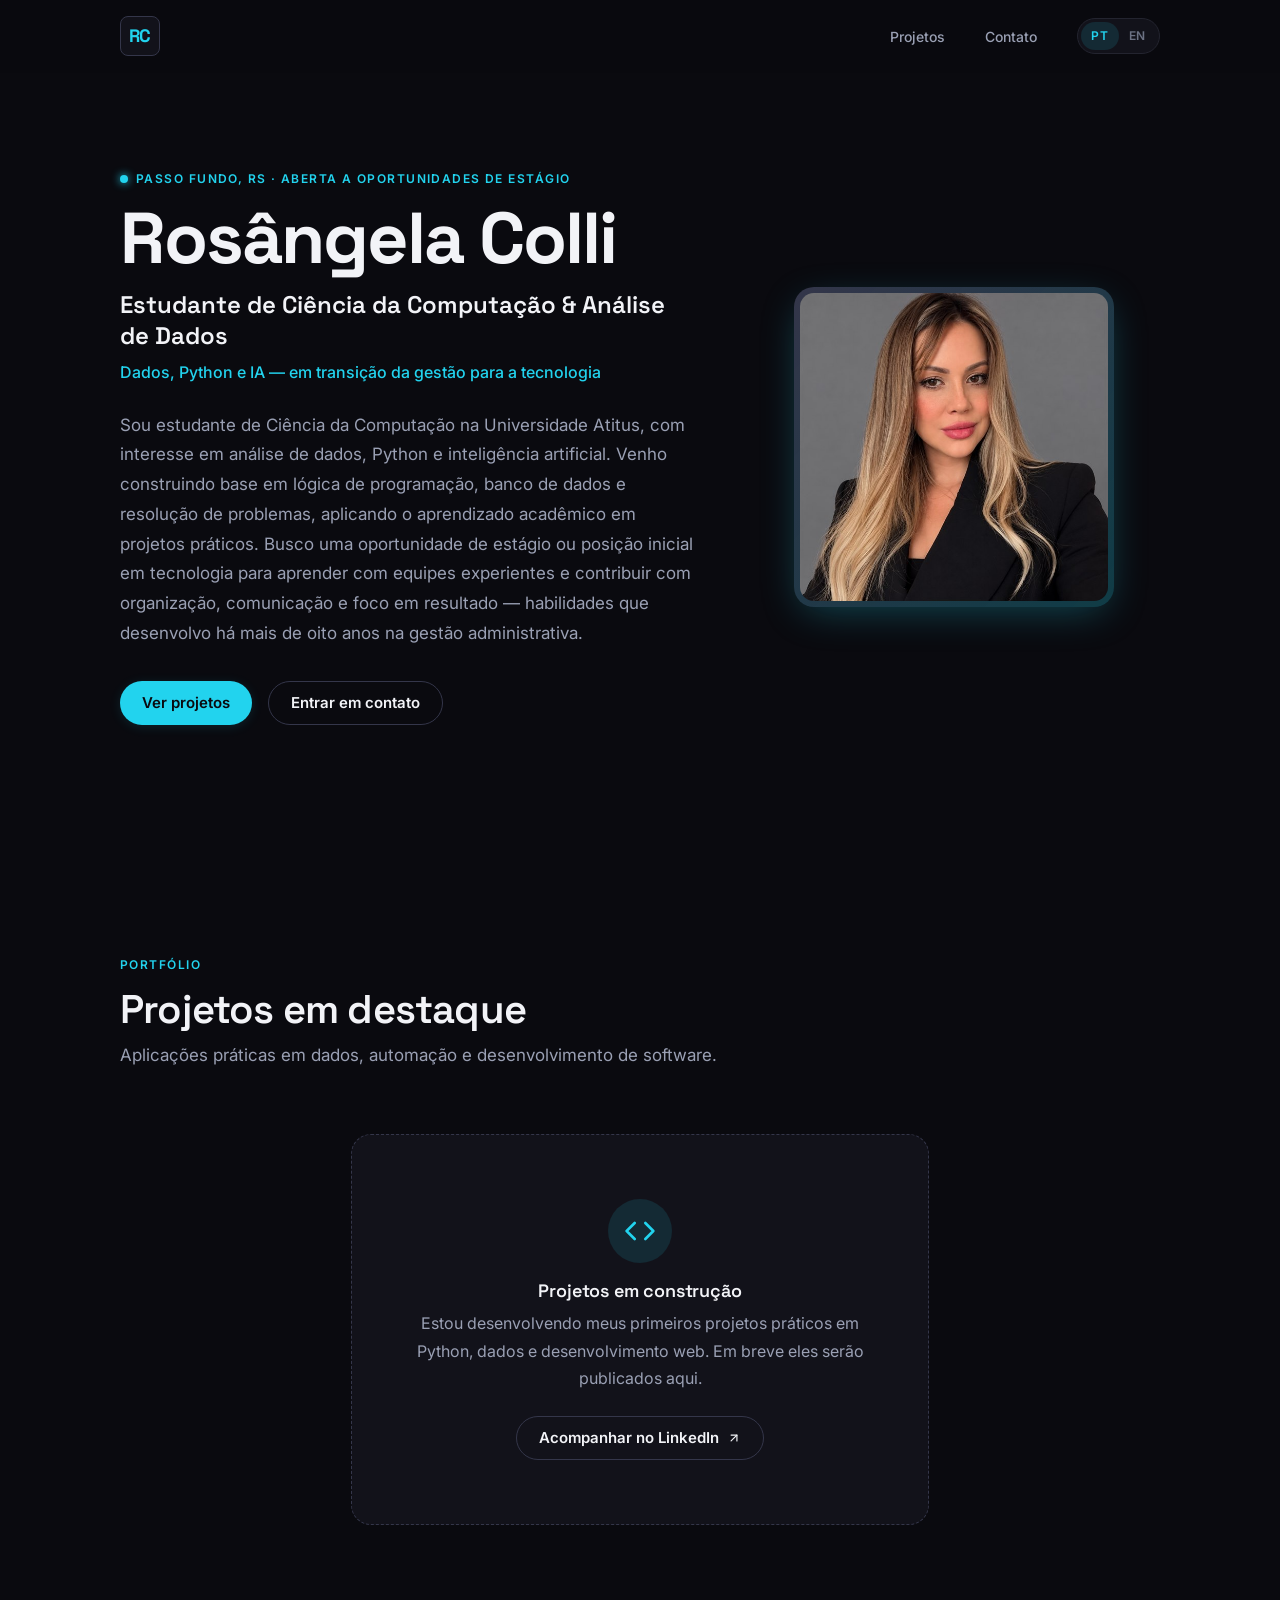
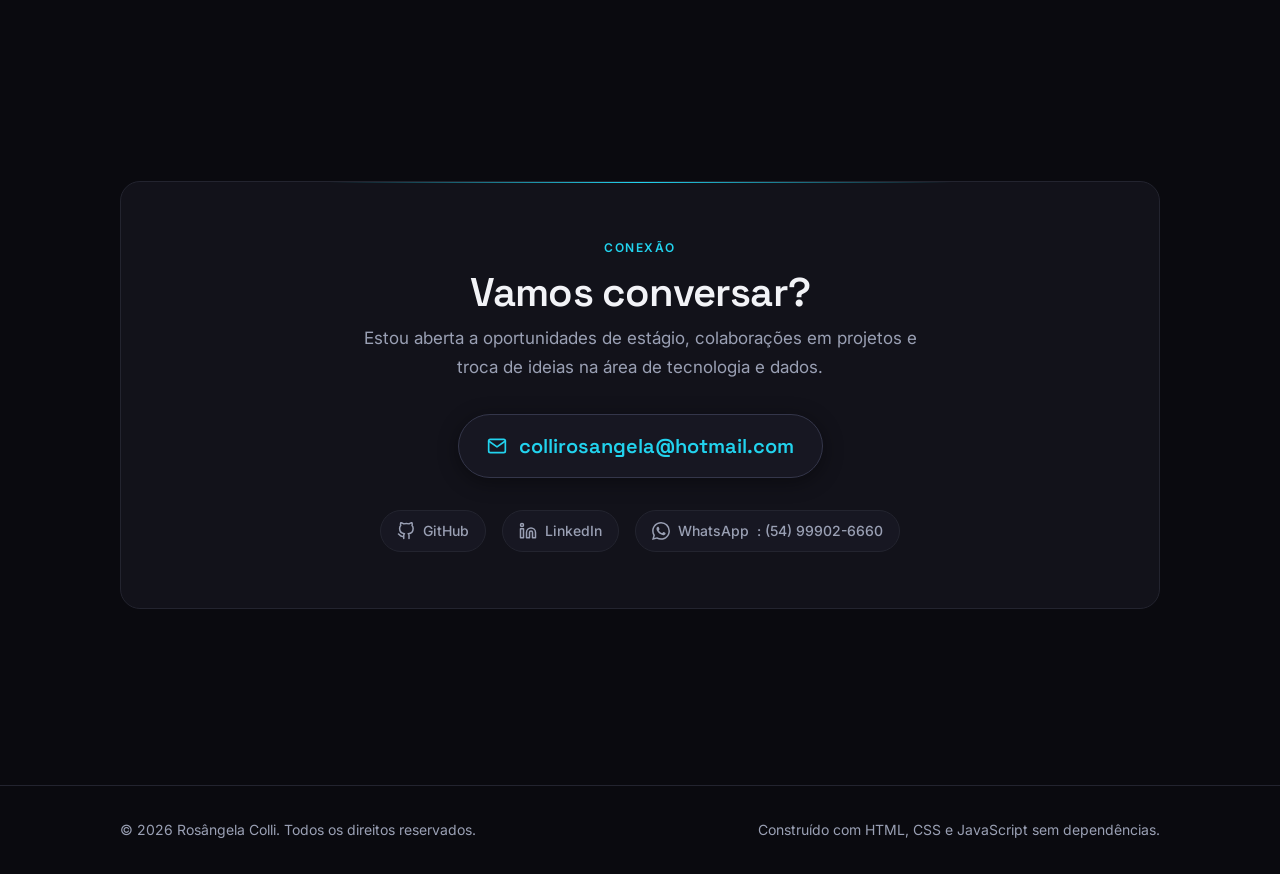
<file: index.html>
<!DOCTYPE html>
<html lang="pt-BR">
<head>
  <meta charset="UTF-8">
  <meta name="viewport" content="width=device-width, initial-scale=1.0">
  <title data-i18n="meta.title">Rosângela Colli — Estudante de Ciência da Computação &amp; Análise de Dados</title>
  <meta name="description" content="Portfólio de Rosângela Colli. Estudante de Ciência da Computação e Análise de Dados. Projetos em Python, Dados e Inteligência Artificial." data-i18n-attr="content:meta.description">
  <meta name="author" content="Rosângela Colli">

  <!-- Open Graph / Redes Sociais -->
  <meta property="og:type" content="website">
  <meta property="og:url" content="https://rosangelacolli01-cloud.github.io/">
  <meta property="og:title" content="Rosângela Colli — Estudante de Ciência da Computação &amp; Análise de Dados">
  <meta property="og:description" content="Portfólio de Rosângela Colli. Estudante de Ciência da Computação e Análise de Dados. Projetos em Python, Dados e Inteligência Artificial.">
  <meta property="og:image" content="https://rosangelacolli01-cloud.github.io/assets/img/foto-perfil-2.jpg">
  
  <!-- Twitter Card -->
  <meta name="twitter:card" content="summary">
  <meta name="twitter:title" content="Rosângela Colli — Estudante de Ciência da Computação &amp; Análise de Dados">
  <meta name="twitter:description" content="Portfólio de Rosângela Colli. Estudante de Ciência da Computação e Análise de Dados.">
  <meta name="twitter:image" content="https://rosangelacolli01-cloud.github.io/assets/img/foto-perfil-2.jpg">

  <!-- Favicon -->
  <link rel="icon" type="image/svg+xml" href="assets/img/favicon.svg">

  <!-- Pré-conexão e Fontes Google (Space Grotesk & Inter) -->
  <link rel="preconnect" href="https://fonts.googleapis.com">
  <link rel="preconnect" href="https://fonts.gstatic.com" crossorigin>
  <link href="https://fonts.googleapis.com/css2?family=Inter:wght@400;500;600&family=Space+Grotesk:wght@600;700&display=swap" rel="stylesheet">

  <!-- Estilos CSS -->
  <link rel="stylesheet" href="assets/css/tokens.css">
  <link rel="stylesheet" href="assets/css/base.css">
  <link rel="stylesheet" href="assets/css/components.css">

  <!-- Dados Estruturados JSON-LD -->
  <script type="application/ld+json">
  {
    "@context": "https://schema.org",
    "@type": "Person",
    "name": "Rosângela Colli",
    "url": "https://rosangelacolli01-cloud.github.io/",
    "jobTitle": "Estudante de Ciência da Computação & Análise de Dados",
    "sameAs": [
      "https://github.com/rosangelacolli01-cloud",
      "https://www.linkedin.com/in/rosangelacolli"
    ]
  }
  </script>
</head>
<body>

  <!-- Link de Pular para o Conteúdo Acessível -->
  <a href="#main-content" class="skip-link" data-i18n="a11y.skip-link">Pular para o conteúdo principal</a>

  <!-- Cabeçalho Fixo -->
  <header class="site-header">
    <div class="container header-inner">
      <a href="#inicio" class="brand-mark" aria-label="Rosângela Colli — Início">RC</a>

      <div class="header-actions">
        <nav class="site-nav" aria-label="Navegação principal" data-i18n-attr="aria-label:a11y.nav-label">
          <ul class="nav-links">
            <li><a href="#projetos" class="nav-link" data-i18n="nav.projects">Projetos</a></li>
            <li><a href="#contato" class="nav-link" data-i18n="nav.contact">Contato</a></li>
          </ul>
        </nav>

        <!-- Seletor de Idioma -->
        <div class="lang-toggle" role="group" aria-label="Selecionar idioma" data-i18n-attr="aria-label:a11y.lang-select">
          <button type="button" class="lang-btn" data-lang-btn="pt" aria-pressed="true">PT</button>
          <button type="button" class="lang-btn" data-lang-btn="en" aria-pressed="false">EN</button>
        </div>
      </div>
    </div>
  </header>

  <main id="main-content">

    <!-- Seção Hero -->
    <section id="inicio" class="hero-section" aria-labelledby="hero-name">
      <div class="container">
        <div class="hero-grid">
          <div class="hero-content reveal">
            <div class="eyebrow">
              <span class="pulse-dot" aria-hidden="true"></span>
              <span data-i18n="hero.eyebrow">Passo Fundo, RS · Aberta a oportunidades de estágio</span>
            </div>
            <h1 id="hero-name" class="hero-title" data-i18n="hero.name">Rosângela Colli</h1>
            <p class="hero-role" data-i18n="hero.role">Estudante de Ciência da Computação &amp; Análise de Dados</p>
            <p class="hero-subtitle" data-i18n="hero.subtitle">Dados, Python e IA — em transição da gestão para a tecnologia</p>
            <p class="hero-bio" data-i18n="hero.bio">
              Sou estudante de Ciência da Computação na Universidade Atitus, com interesse em análise de dados, Python e inteligência artificial. Venho construindo base em lógica de programação, banco de dados e resolução de problemas, aplicando o aprendizado acadêmico em projetos práticos. Busco uma oportunidade de estágio ou posição inicial em tecnologia para aprender com equipes experientes e contribuir com organização, comunicação e foco em resultado — habilidades que desenvolvo há mais de oito anos na gestão administrativa.
            </p>
            <div class="hero-cta-group">
              <a href="#projetos" class="btn btn-primary" data-i18n="hero.cta-projects">Ver projetos</a>
              <a href="#contato" class="btn btn-ghost" data-i18n="hero.cta-contact">Entrar em contato</a>
            </div>
          </div>

          <div class="hero-media reveal">
            <div class="profile-frame">
              <img src="assets/img/foto-perfil-2.jpg" alt="Foto de perfil de Rosângela Colli" class="profile-img" width="600" height="600" data-i18n-attr="alt:a11y.profile-photo">
            </div>
          </div>
        </div>
      </div>
    </section>

    <!-- Seção Projetos -->
    <section id="projetos" class="content-section" aria-labelledby="projects-heading">
      <div class="container">
        <div class="section-header reveal">
          <span class="eyebrow" data-i18n="projects.eyebrow">Portfólio</span>
          <h2 id="projects-heading" class="section-title" data-i18n="projects.title">Projetos em destaque</h2>
          <p class="section-subtitle" data-i18n="projects.subtitle">Aplicações práticas em dados, automação e desenvolvimento de software.</p>
        </div>

        <div id="projects-container" class="projects-grid reveal">
          <!-- Fallback Estático Sem JS (Estado Vazio Aprovado) -->
          <div class="empty-state-card">
            <div class="empty-state-icon" aria-hidden="true">
              <svg width="32" height="32" viewBox="0 0 24 24" fill="none" stroke="currentColor" stroke-width="2" stroke-linecap="round" stroke-linejoin="round">
                <polyline points="16 18 22 12 16 6"></polyline>
                <polyline points="8 6 2 12 8 18"></polyline>
              </svg>
            </div>
            <h3 class="empty-state-title font-display" data-i18n="projects.empty-title">Projetos em construção</h3>
            <p class="empty-state-desc" data-i18n="projects.empty-desc">
              Estou desenvolvendo meus primeiros projetos práticos em Python, dados e desenvolvimento web. Em breve eles serão publicados aqui.
            </p>
            <a href="https://www.linkedin.com/in/rosangelacolli" target="_blank" rel="noopener noreferrer" class="btn btn-ghost">
              <span data-i18n="projects.empty-cta">Acompanhar no LinkedIn</span>
              <svg width="14" height="14" viewBox="0 0 24 24" fill="none" stroke="currentColor" stroke-width="2" stroke-linecap="round" stroke-linejoin="round" aria-hidden="true">
                <line x1="7" y1="17" x2="17" y2="7"></line>
                <polyline points="7 7 17 7 17 17"></polyline>
              </svg>
              <span class="sr-only" data-i18n="a11y.external-link">abre em nova aba</span>
            </a>
          </div>
        </div>
      </div>
    </section>

    <!-- Seção Contato -->
    <section id="contato" class="content-section" aria-labelledby="contact-heading">
      <div class="container">
        <div class="contact-box reveal">
          <span class="eyebrow" data-i18n="contact.eyebrow">Conexão</span>
          <h2 id="contact-heading" class="section-title" data-i18n="contact.title">Vamos conversar?</h2>
          <p class="contact-desc" data-i18n="contact.subtitle">
            Estou aberta a oportunidades de estágio, colaborações em projetos e troca de ideias na área de tecnologia e dados.
          </p>

          <a href="mailto:collirosangela@hotmail.com?subject=Contato%20pelo%20portf%C3%B3lio%20%E2%80%94%20Ros%C3%A2ngela%20Colli" class="email-highlight-link">
            <svg width="20" height="20" viewBox="0 0 24 24" fill="none" stroke="currentColor" stroke-width="2" stroke-linecap="round" stroke-linejoin="round" aria-hidden="true">
              <path d="M4 4h16c1.1 0 2 .9 2 2v12c0 1.1-.9 2-2 2H4c-1.1 0-2-.9-2-2V6c0-1.1.9-2 2-2z"></path>
              <polyline points="22,6 12,13 2,6"></polyline>
            </svg>
            <span>collirosangela@hotmail.com</span>
          </a>

          <ul class="social-links-list">
            <li>
              <a href="https://github.com/rosangelacolli01-cloud" target="_blank" rel="noopener noreferrer" class="social-pill">
                <svg width="18" height="18" viewBox="0 0 24 24" fill="none" stroke="currentColor" stroke-width="2" stroke-linecap="round" stroke-linejoin="round" aria-hidden="true">
                  <path d="M9 19c-5 1.5-5-2.5-7-3m14 6v-3.87a3.37 3.37 0 0 0-.94-2.61c3.14-.35 6.44-1.54 6.44-7A5.44 5.44 0 0 0 20 4.77 5.07 5.07 0 0 0 19.91 1S18.73.65 16 2.48a13.38 13.38 0 0 0-7 0C6.27.65 5.09 1 5.09 1A5.07 5.07 0 0 0 5 4.77a5.44 5.44 0 0 0-1.5 3.78c0 5.42 3.3 6.61 6.44 7A3.37 3.37 0 0 0 9 18.13V22"></path>
                </svg>
                <span data-i18n="contact.social-github">GitHub</span>
                <span class="sr-only" data-i18n="a11y.external-link">abre em nova aba</span>
              </a>
            </li>
            <li>
              <a href="https://www.linkedin.com/in/rosangelacolli" target="_blank" rel="noopener noreferrer" class="social-pill">
                <svg width="18" height="18" viewBox="0 0 24 24" fill="none" stroke="currentColor" stroke-width="2" stroke-linecap="round" stroke-linejoin="round" aria-hidden="true">
                  <path d="M16 8a6 6 0 0 1 6 6v7h-4v-7a2 2 0 0 0-2-2 2 2 0 0 0-2 2v7h-4v-7a6 6 0 0 1 6-6z"></path>
                  <rect x="2" y="9" width="4" height="12"></rect>
                  <circle cx="4" cy="4" r="2"></circle>
                </svg>
                <span data-i18n="contact.social-linkedin">LinkedIn</span>
                <span class="sr-only" data-i18n="a11y.external-link">abre em nova aba</span>
              </a>
            </li>
            <li>
              <a href="https://wa.me/5554999026660" target="_blank" rel="noopener noreferrer" class="social-pill whatsapp" aria-label="WhatsApp: (54) 99902-6660">
                <svg width="18" height="18" viewBox="0 0 24 24" fill="currentColor" aria-hidden="true">
                  <path d="M17.472 14.382c-.297-.149-1.758-.867-2.03-.967-.273-.099-.471-.148-.67.15-.197.297-.767.966-.94 1.164-.173.199-.347.223-.644.075-.297-.15-1.255-.463-2.39-1.475-.883-.788-1.48-1.761-1.653-2.059-.173-.297-.018-.458.13-.606.134-.133.298-.347.446-.52.149-.174.198-.298.298-.497.099-.198.05-.371-.025-.52-.075-.149-.669-1.612-.916-2.207-.242-.579-.487-.5-.669-.51-.173-.008-.371-.01-.57-.01-.198 0-.52.074-.792.372-.272.297-1.04 1.016-1.04 2.479 0 1.462 1.065 2.875 1.213 3.074.149.198 2.096 3.2 5.077 4.487.709.306 1.262.489 1.694.625.712.227 1.36.195 1.871.118.571-.085 1.758-.719 2.006-1.413.248-.694.248-1.289.173-1.413-.074-.124-.272-.198-.57-.347m-5.421 7.403h-.004a9.87 9.87 0 01-5.031-1.378l-.361-.214-3.741.982.998-3.648-.235-.374a9.86 9.86 0 01-1.51-5.26c.001-5.45 4.436-9.884 9.888-9.884 2.64 0 5.122 1.03 6.988 2.898a9.825 9.825 0 012.893 6.994c-.003 5.45-4.437 9.884-9.885 9.884m8.413-18.297A11.815 11.815 0 0012.05 0C5.495 0 .16 5.335.157 11.892c0 2.096.547 4.142 1.588 5.945L.057 24l6.305-1.654a11.882 11.882 0 005.683 1.448h.005c6.554 0 11.89-5.335 11.893-11.893a11.821 11.821 0 00-3.48-8.413Z"/>
                </svg>
                <span data-i18n="contact.social-whatsapp">WhatsApp</span>: (54) 99902-6660
                <span class="sr-only" data-i18n="a11y.external-link">abre em nova aba</span>
              </a>
            </li>
          </ul>
        </div>
      </div>
    </section>

  </main>

  <!-- Rodapé -->
  <footer class="site-footer">
    <div class="container footer-inner">
      <p>
        &copy; <span id="current-year">2026</span> Rosângela Colli. <span data-i18n="footer.rights">Todos os direitos reservados.</span>
      </p>
      <p data-i18n="footer.built-with">
        Construído com HTML, CSS e JavaScript sem dependências.
      </p>
    </div>
  </footer>

  <!-- Script Principal Modular -->
  <script type="module" src="assets/js/main.js"></script>
</body>
</html>
</file>
<file: assets/css/tokens.css>
/**
 * Design Tokens — Rosângela Colli Portfolio
 * Fonte da verdade: AGENTS.md §4.2–4.4
 */

:root {
  /* Superfícies */
  --bg:            #0a0a0f;  /* fundo da página */
  --bg-elevated:   #12121a;  /* cards, header */
  --bg-subtle:     #171722;  /* hover, inputs */
  --border:        #23242f;  /* bordas 1px */
  --border-strong: #34364a;

  /* Texto */
  --text:          #f2f3f7;
  --text-muted:    #9aa0b4;
  --text-faint:    #6b7183;

  /* Acento */
  --accent:        #22d3ee;
  --accent-strong: #06b6d4;
  --accent-soft:   rgba(34, 211, 238, 0.12);
  --accent-glow:   rgba(34, 211, 238, 0.35);

  /* Semânticas */
  --focus-ring:    #22d3ee;
  --danger:        #f87171;

  /* Tipografia */
  --font-display: 'Space Grotesk', system-ui, -apple-system, BlinkMacSystemFont, 'Segoe UI', Roboto, sans-serif;
  --font-body:    'Inter', system-ui, -apple-system, BlinkMacSystemFont, 'Segoe UI', Roboto, sans-serif;

  /* Espaçamento base 4px */
  --space-1:  0.25rem;  /* 4px */
  --space-2:  0.5rem;   /* 8px */
  --space-3:  0.75rem;  /* 12px */
  --space-4:  1rem;     /* 16px */
  --space-6:  1.5rem;   /* 24px */
  --space-8:  2rem;     /* 32px */
  --space-12: 3rem;     /* 48px */
  --space-16: 4rem;     /* 64px */
  --space-24: 6rem;     /* 96px */
  --space-32: 8rem;     /* 128px */

  /* Raio de curvatura */
  --radius-sm:   8px;
  --radius:      14px;
  --radius-lg:   20px;
  --radius-full: 999px;

  /* Layout */
  --container-max: 1120px;
  --container-padding: clamp(1.25rem, 5vw, 2.5rem);
  --section-padding: clamp(4rem, 10vw, 8rem);

  /* Transições suaves */
  --transition-fast: 150ms cubic-bezier(0.4, 0, 0.2, 1);
  --transition-normal: 240ms cubic-bezier(0.4, 0, 0.2, 1);
}
</file>
<file: assets/css/base.css>
/**
 * Base CSS — Reset, Tipografia e Fundamentos Acessíveis
 * Fonte da verdade: AGENTS.md §4.3 & §8
 */

*,
*::before,
*::after {
  box-sizing: border-box;
  margin: 0;
  padding: 0;
}

html {
  scroll-behavior: smooth;
  -webkit-text-size-adjust: 100%;
  color-scheme: dark;
}

body {
  min-height: 100vh;
  background-color: var(--bg);
  color: var(--text);
  font-family: var(--font-body);
  font-size: 1.0625rem;
  line-height: 1.7;
  text-rendering: optimizeLegibility;
  -webkit-font-smoothing: antialiased;
  -moz-osx-font-smoothing: grayscale;
  overflow-x: hidden;
}

/* Tipografia */
h1, h2, h3, h4, .font-display {
  font-family: var(--font-display);
  color: var(--text);
  font-feature-settings: "cv02", "cv03", "cv04", "cv11";
  text-wrap: balance;
}

h1 {
  font-size: clamp(2.5rem, 6vw, 4.5rem);
  font-weight: 700;
  line-height: 1.05;
  letter-spacing: -0.03em;
}

h2 {
  font-size: clamp(1.75rem, 3.5vw, 2.5rem);
  font-weight: 600;
  line-height: 1.15;
  letter-spacing: -0.02em;
}

h3 {
  font-size: 1.125rem;
  font-weight: 600;
  line-height: 1.3;
  letter-spacing: -0.01em;
}

p {
  max-width: 65ch;
  color: var(--text-muted);
}

a {
  color: inherit;
  text-decoration: none;
  transition: color var(--transition-fast);
}

img, svg {
  display: block;
  max-width: 100%;
}

button {
  font: inherit;
  border: none;
  background: none;
  cursor: pointer;
  color: inherit;
}

/* Foco Acessível Obrigatório */
:focus-visible {
  outline: 2px solid var(--focus-ring);
  outline-offset: 3px;
}

:focus:not(:focus-visible) {
  outline: none;
}

/* Skip link acessível */
.skip-link {
  position: absolute;
  top: -100px;
  left: 1.5rem;
  z-index: 1000;
  padding: 0.75rem 1.25rem;
  background: var(--accent);
  color: #0a0a0f;
  font-weight: 600;
  font-size: 0.875rem;
  border-radius: var(--radius-sm);
  box-shadow: 0 4px 20px var(--accent-glow);
  transition: top var(--transition-fast);
}

.skip-link:focus {
  top: 1.5rem;
}

/* Utilitário para leitores de tela */
.sr-only {
  position: absolute;
  width: 1px;
  height: 1px;
  padding: 0;
  margin: -1px;
  overflow: hidden;
  clip: rect(0, 0, 0, 0);
  white-space: nowrap;
  border: 0;
}

/* Container de layout */
.container {
  width: 100%;
  max-width: var(--container-max);
  margin-inline: auto;
  padding-inline: var(--container-padding);
}

/* Respeito a preferências de movimento reduzido */
@media (prefers-reduced-motion: reduce) {
  html {
    scroll-behavior: auto;
  }

  *,
  *::before,
  *::after {
    animation-duration: 0.01ms !important;
    animation-iteration-count: 1 !important;
    transition-duration: 0.01ms !important;
    scroll-behavior: auto !important;
  }
}
</file>
<file: assets/css/components.css>
/**
 * Components CSS — Rosângela Colli Portfolio
 * Design System: Dark moderno, técnico e elegante
 */

/* ==========================================================================
   Header & Navegação
   ========================================================================== */

.site-header {
  position: sticky;
  top: 0;
  z-index: 100;
  width: 100%;
  background-color: rgba(10, 10, 15, 0.85);
  backdrop-filter: blur(12px);
  -webkit-backdrop-filter: blur(12px);
  border-bottom: 1px solid transparent;
  transition: border-color var(--transition-normal), background-color var(--transition-normal);
}

.site-header.scrolled {
  border-bottom-color: var(--border);
  background-color: rgba(10, 10, 15, 0.95);
}

.header-inner {
  display: flex;
  align-items: center;
  justify-content: space-between;
  height: 4.5rem;
  gap: var(--space-4);
}

/* Monograma */
.brand-mark {
  display: inline-flex;
  align-items: center;
  justify-content: center;
  width: 2.5rem;
  height: 2.5rem;
  border-radius: var(--radius-sm);
  background-color: var(--bg-elevated);
  border: 1px solid var(--border-strong);
  color: var(--accent);
  font-family: var(--font-display);
  font-weight: 700;
  font-size: 1.125rem;
  letter-spacing: -0.04em;
  transition: border-color var(--transition-fast), box-shadow var(--transition-fast), transform var(--transition-fast);
}

.brand-mark:hover {
  border-color: var(--accent);
  box-shadow: 0 0 16px var(--accent-glow);
  transform: translateY(-1px);
}

/* Links do Header */
.header-actions {
  display: flex;
  align-items: center;
  gap: clamp(1rem, 3vw, 2rem);
}

.nav-links {
  display: flex;
  align-items: center;
  gap: clamp(0.75rem, 2.5vw, 1.5rem);
  list-style: none;
}

.nav-link {
  font-size: 0.875rem;
  font-weight: 500;
  color: var(--text-muted);
  padding: 0.375rem 0.5rem;
  border-radius: var(--radius-sm);
  transition: color var(--transition-fast);
}

.nav-link:hover {
  color: var(--text);
}

.nav-link.active {
  color: var(--accent);
}

/* Seletor de Idioma */
.lang-toggle {
  display: inline-flex;
  align-items: center;
  padding: 0.2rem;
  background-color: var(--bg-elevated);
  border: 1px solid var(--border);
  border-radius: var(--radius-full);
}

.lang-btn {
  font-size: 0.75rem;
  font-weight: 600;
  letter-spacing: 0.05em;
  color: var(--text-faint);
  padding: 0.25rem 0.625rem;
  border-radius: var(--radius-full);
  transition: all var(--transition-fast);
}

.lang-btn:hover {
  color: var(--text);
}

.lang-btn[aria-pressed="true"] {
  background-color: var(--accent-soft);
  color: var(--accent);
}

/* ==========================================================================
   Botões e Links de Ação
   ========================================================================== */

.btn {
  display: inline-flex;
  align-items: center;
  justify-content: center;
  gap: var(--space-2);
  padding: 0.75rem 1.375rem;
  font-size: 0.9375rem;
  font-weight: 600;
  border-radius: var(--radius-full);
  line-height: 1.2;
  white-space: nowrap;
  transition: all var(--transition-fast);
  cursor: pointer;
}

.btn-primary {
  background-color: var(--accent);
  color: #0a0a0f;
  box-shadow: 0 2px 12px var(--accent-soft);
}

.btn-primary:hover {
  background-color: var(--accent-strong);
  box-shadow: 0 4px 20px var(--accent-glow);
  transform: translateY(-1px);
}

.btn-primary:active {
  transform: scale(0.98);
}

.btn-ghost {
  background-color: transparent;
  color: var(--text);
  border: 1px solid var(--border-strong);
}

.btn-ghost:hover {
  border-color: var(--accent);
  color: var(--accent);
  background-color: var(--accent-soft);
  transform: translateY(-1px);
}

.btn-ghost:active {
  transform: scale(0.98);
}

/* ==========================================================================
   Eyebrow / Badges
   ========================================================================== */

.eyebrow {
  display: inline-flex;
  align-items: center;
  gap: 0.5rem;
  font-size: 0.75rem;
  font-weight: 600;
  text-transform: uppercase;
  letter-spacing: 0.12em;
  color: var(--accent);
  margin-bottom: var(--space-3);
}

.pulse-dot {
  width: 8px;
  height: 8px;
  border-radius: 50%;
  background-color: var(--accent);
  box-shadow: 0 0 8px var(--accent);
  animation: pulse 2s infinite ease-in-out;
}

@keyframes pulse {
  0%, 100% {
    opacity: 1;
    transform: scale(1);
  }
  50% {
    opacity: 0.4;
    transform: scale(0.85);
  }
}

/* ==========================================================================
   Seção Hero
   ========================================================================== */

.hero-section {
  padding-block: clamp(3rem, 8vw, 6rem);
}

.hero-grid {
  display: grid;
  grid-template-columns: 1fr;
  gap: var(--space-8);
  align-items: center;
}

@media (min-width: 900px) {
  .hero-grid {
    grid-template-columns: 1.4fr 1fr;
    gap: var(--space-12);
  }
}

.hero-content {
  display: flex;
  flex-direction: column;
}

.hero-title {
  margin-bottom: var(--space-3);
}

.hero-role {
  font-family: var(--font-display);
  font-size: clamp(1.125rem, 2.5vw, 1.5rem);
  font-weight: 600;
  color: var(--text);
  line-height: 1.3;
  margin-bottom: var(--space-2);
}

.hero-subtitle {
  font-size: 1rem;
  font-weight: 500;
  color: var(--accent);
  margin-bottom: var(--space-6);
}

.hero-bio {
  font-size: 1.0625rem;
  color: var(--text-muted);
  line-height: 1.75;
  margin-bottom: var(--space-8);
}

.hero-cta-group {
  display: flex;
  flex-wrap: wrap;
  gap: var(--space-4);
}

.hero-media {
  display: flex;
  justify-content: center;
  align-items: center;
}

.profile-frame {
  position: relative;
  width: clamp(220px, 45vw, 320px);
  aspect-ratio: 1 / 1;
  border-radius: var(--radius-lg);
  padding: 6px;
  background: linear-gradient(135deg, var(--border-strong) 0%, rgba(34, 211, 238, 0.25) 100%);
  box-shadow: 0 10px 40px -10px var(--accent-glow);
}

.profile-img {
  width: 100%;
  height: 100%;
  object-fit: cover;
  border-radius: calc(var(--radius-lg) - 6px);
  background-color: var(--bg-elevated);
}

/* ==========================================================================
   Seções Gerais e Cabeçalhos
   ========================================================================== */

.content-section {
  padding-block: var(--section-padding);
}

.section-header {
  margin-bottom: clamp(2.5rem, 5vw, 4rem);
}

.section-header.text-center {
  text-align: center;
}

.section-header.text-center .eyebrow {
  justify-content: center;
}

.section-header.text-center p {
  margin-inline: auto;
}

.section-title {
  margin-bottom: var(--space-2);
}

.section-subtitle {
  font-size: 1.0625rem;
  color: var(--text-muted);
}

/* ==========================================================================
   Grid de Projetos e Cards
   ========================================================================== */

.projects-grid {
  display: grid;
  grid-template-columns: 1fr;
  gap: 1.5rem;
}

@media (min-width: 640px) {
  .projects-grid {
    grid-template-columns: repeat(auto-fit, minmax(300px, 1fr));
  }
}

.project-card {
  display: flex;
  flex-direction: column;
  background-color: var(--bg-elevated);
  border: 1px solid var(--border);
  border-radius: var(--radius);
  overflow: hidden;
  transition: transform 180ms ease, border-color 180ms ease, box-shadow 180ms ease;
}

.project-card:hover,
.project-card:focus-within {
  transform: translateY(-2px);
  border-color: var(--accent);
  box-shadow: 0 8px 30px -10px var(--accent-soft);
}

.project-card-media {
  position: relative;
  width: 100%;
  aspect-ratio: 16 / 10;
  background-color: var(--bg-subtle);
  border-bottom: 1px solid var(--border);
  overflow: hidden;
}

.project-card-img {
  width: 100%;
  height: 100%;
  object-fit: cover;
}

.project-placeholder {
  display: flex;
  align-items: center;
  justify-content: center;
  width: 100%;
  height: 100%;
  font-family: var(--font-display);
  font-size: 2rem;
  font-weight: 700;
  color: var(--accent);
  background: radial-gradient(circle at center, var(--bg-subtle) 0%, var(--bg-elevated) 100%);
}

.project-card-body {
  display: flex;
  flex-direction: column;
  flex: 1;
  padding: 1.5rem;
}

.project-card-header {
  display: flex;
  align-items: baseline;
  justify-content: space-between;
  gap: var(--space-2);
  margin-bottom: var(--space-2);
}

.project-card-title {
  color: var(--text);
}

.project-card-year {
  font-size: 0.8125rem;
  font-weight: 500;
  color: var(--text-faint);
}

.project-card-desc {
  font-size: 0.9375rem;
  color: var(--text-muted);
  line-height: 1.6;
  margin-bottom: var(--space-4);
  display: -webkit-box;
  -webkit-line-clamp: 3;
  -webkit-box-orient: vertical;
  overflow: hidden;
}

.project-tags {
  display: flex;
  flex-wrap: wrap;
  gap: 0.5rem;
  margin-top: auto;
  margin-bottom: var(--space-4);
  list-style: none;
}

.tag-item {
  font-size: 0.75rem;
  font-weight: 500;
  color: var(--text-muted);
  background-color: var(--bg-subtle);
  border: 1px solid var(--border);
  padding: 0.25rem 0.625rem;
  border-radius: var(--radius-full);
}

.project-links {
  display: flex;
  align-items: center;
  gap: var(--space-4);
  padding-top: var(--space-3);
  border-top: 1px solid var(--border);
}

.project-link-item {
  display: inline-flex;
  align-items: center;
  gap: 0.375rem;
  font-size: 0.875rem;
  font-weight: 600;
  color: var(--text);
  transition: color var(--transition-fast);
}

.project-link-item:hover {
  color: var(--accent);
}

/* Estado Vazio de Projetos */
.empty-state-card {
  display: flex;
  flex-direction: column;
  align-items: center;
  text-align: center;
  padding: clamp(2.5rem, 6vw, 4rem) clamp(1.5rem, 4vw, 3rem);
  background-color: var(--bg-elevated);
  border: 1px dashed var(--border-strong);
  border-radius: var(--radius-lg);
  max-width: 680px;
  margin-inline: auto;
}

.empty-state-icon {
  display: inline-flex;
  align-items: center;
  justify-content: center;
  width: 4rem;
  height: 4rem;
  border-radius: var(--radius-full);
  background-color: var(--accent-soft);
  color: var(--accent);
  margin-bottom: var(--space-4);
}

.empty-state-title {
  margin-bottom: var(--space-2);
}

.empty-state-desc {
  font-size: 1rem;
  color: var(--text-muted);
  max-width: 48ch;
  margin-bottom: var(--space-6);
}

/* ==========================================================================
   Seção Contato
   ========================================================================== */

.contact-box {
  background-color: var(--bg-elevated);
  border: 1px solid var(--border);
  border-radius: var(--radius-lg);
  padding: clamp(2rem, 5vw, 3.5rem);
  text-align: center;
  display: flex;
  flex-direction: column;
  align-items: center;
  position: relative;
  overflow: hidden;
}

.contact-box::before {
  content: '';
  position: absolute;
  top: 0;
  left: 50%;
  transform: translateX(-50%);
  width: 60%;
  height: 1px;
  background: linear-gradient(90deg, transparent 0%, var(--accent) 50%, transparent 100%);
}

.contact-desc {
  max-width: 54ch;
  margin-inline: auto;
  margin-bottom: var(--space-8);
}

.email-highlight-link {
  display: inline-flex;
  align-items: center;
  gap: 0.75rem;
  background-color: var(--bg-subtle);
  border: 1px solid var(--border-strong);
  padding: 0.875rem 1.75rem;
  border-radius: var(--radius-full);
  font-family: var(--font-display);
  font-size: clamp(1rem, 2.5vw, 1.25rem);
  font-weight: 600;
  color: var(--accent);
  box-shadow: 0 4px 20px rgba(0, 0, 0, 0.4);
  transition: all var(--transition-fast);
  margin-bottom: var(--space-8);
  word-break: break-all;
}

.email-highlight-link:hover {
  border-color: var(--accent);
  background-color: var(--accent-soft);
  transform: translateY(-2px);
  box-shadow: 0 8px 24px var(--accent-glow);
}

.social-links-list {
  display: flex;
  align-items: center;
  justify-content: center;
  gap: var(--space-4);
  list-style: none;
  flex-wrap: wrap;
}

.social-pill {
  display: inline-flex;
  align-items: center;
  gap: 0.5rem;
  padding: 0.5rem 1rem;
  font-size: 0.875rem;
  font-weight: 500;
  color: var(--text-muted);
  background-color: var(--bg-subtle);
  border: 1px solid var(--border);
  border-radius: var(--radius-full);
  transition: all var(--transition-fast);
}

.social-pill:hover {
  color: var(--text);
  border-color: var(--border-strong);
  background-color: var(--bg);
}

.social-pill.whatsapp:hover {
  border-color: #25d366;
  color: #25d366;
  background-color: rgba(37, 211, 102, 0.08);
}

/* ==========================================================================
   Footer
   ========================================================================== */

.site-footer {
  border-top: 1px solid var(--border);
  padding-block: var(--space-8);
  margin-top: var(--space-12);
  background-color: var(--bg);
}

.footer-inner {
  display: flex;
  flex-direction: column;
  gap: var(--space-3);
  align-items: center;
  text-align: center;
  font-size: 0.875rem;
  color: var(--text-faint);
}

@media (min-width: 640px) {
  .footer-inner {
    flex-direction: row;
    justify-content: space-between;
    text-align: left;
  }
}

/* ==========================================================================
   Microinterações & Animações
   ========================================================================== */

.reveal {
  opacity: 0;
  transform: translateY(8px);
  transition: opacity 400ms cubic-bezier(0.2, 0.7, 0.3, 1), transform 400ms cubic-bezier(0.2, 0.7, 0.3, 1);
  will-change: opacity, transform;
}

.reveal.is-visible {
  opacity: 1;
  transform: translateY(0);
}
</file>
